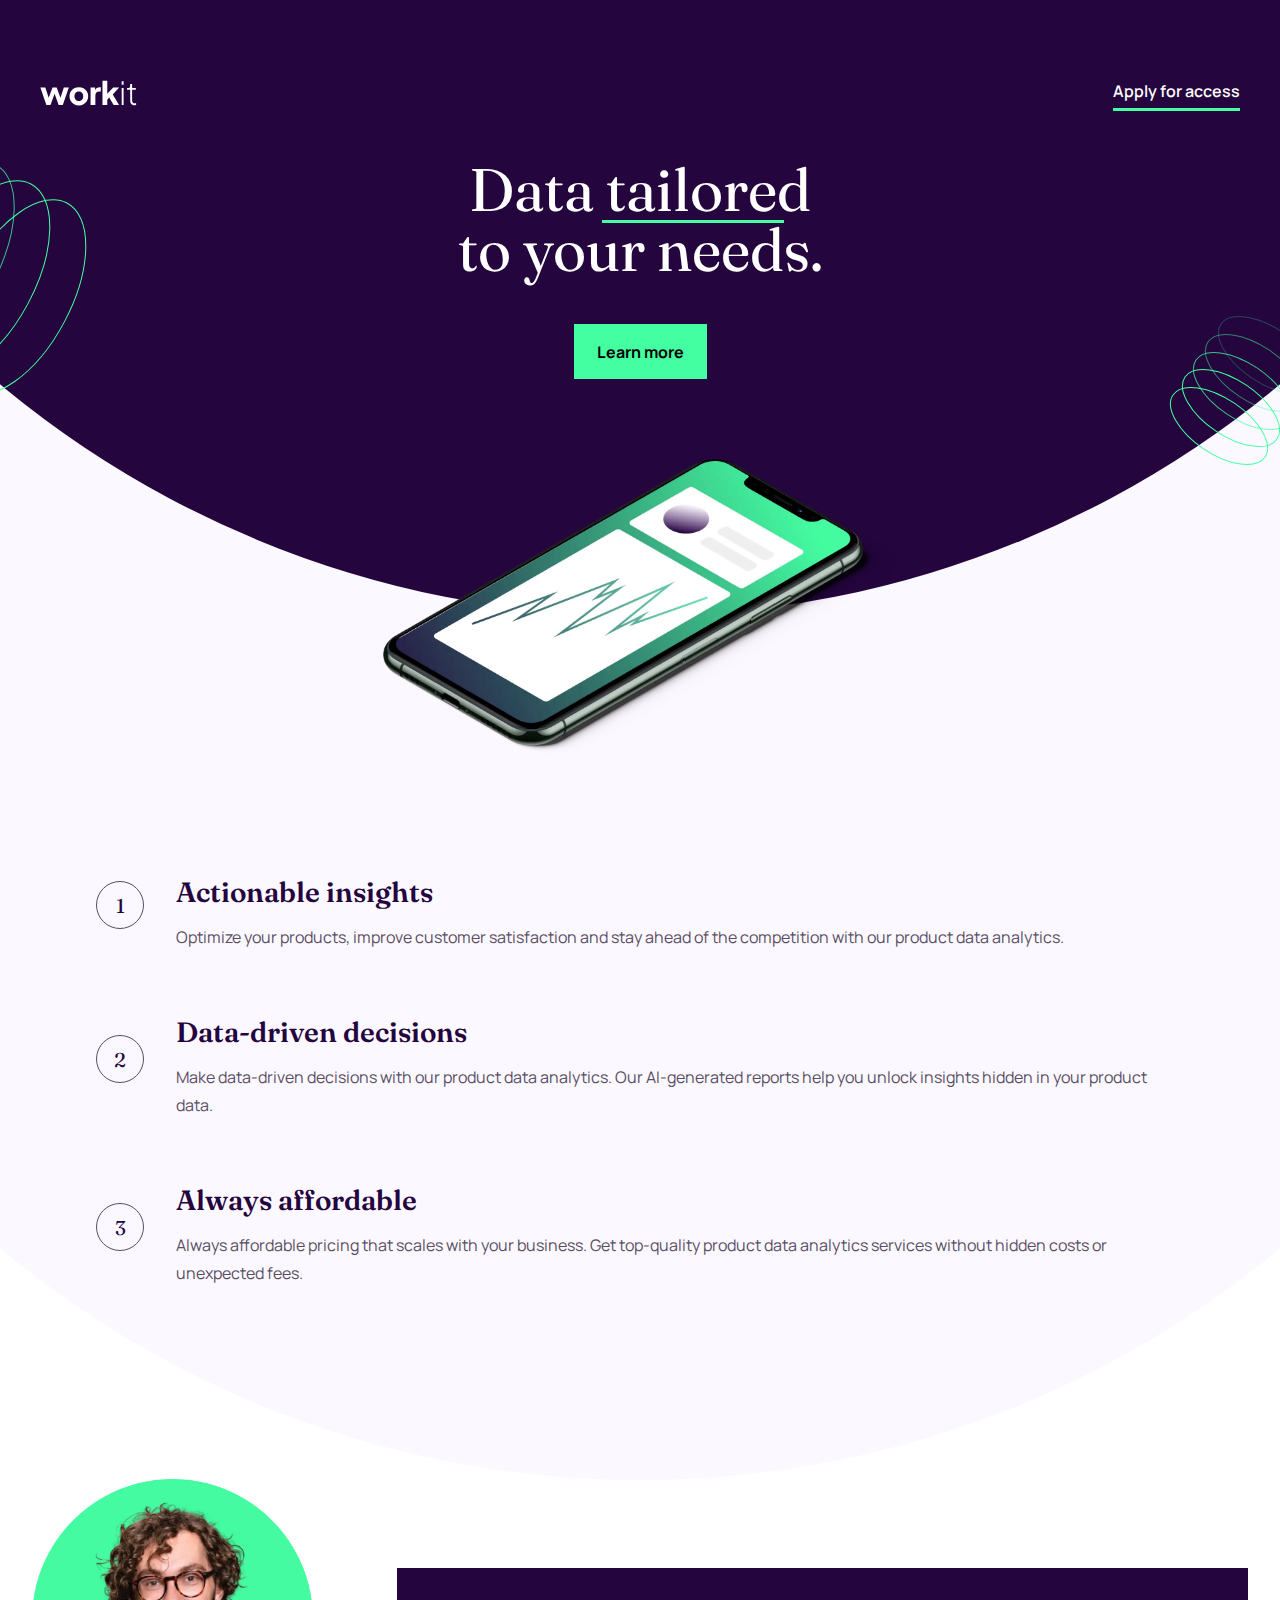
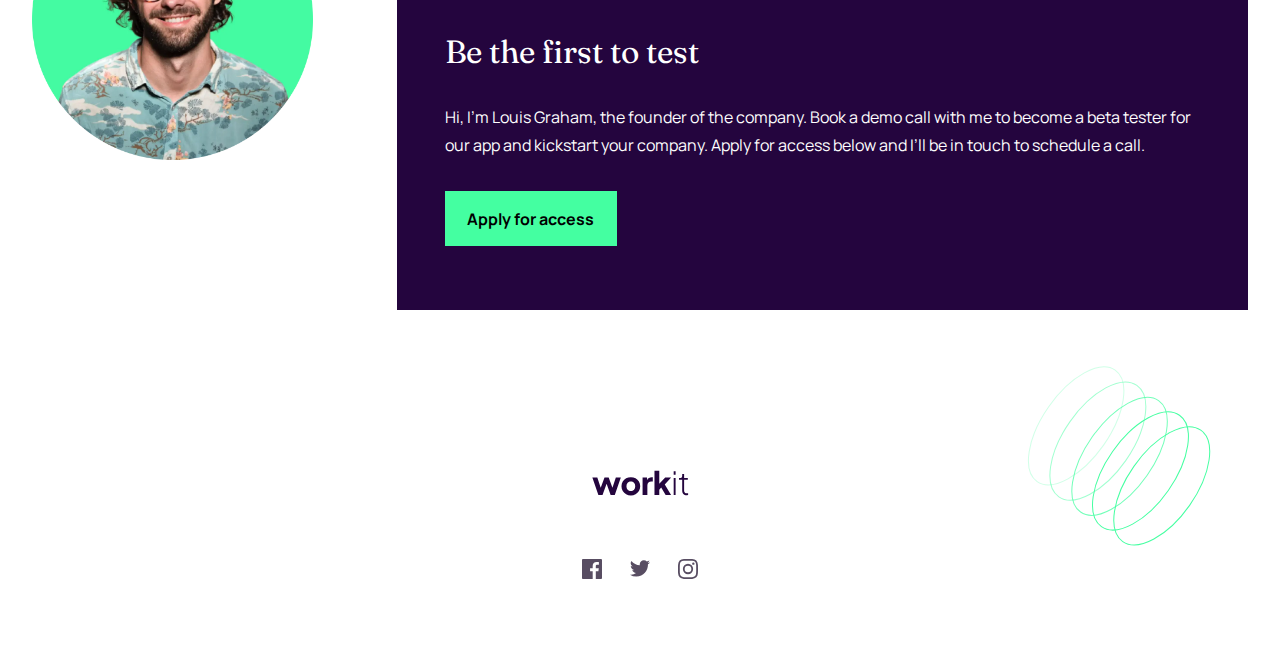
<file: index.html>
<!DOCTYPE html>
<html lang="en">

<head>
  <meta charset="UTF-8">
  <meta name="viewport" content="width=device-width, initial-scale=1.0">

  <link rel="icon" type="image/png" sizes="32x32" href="./assets/images/favicon-32x32.png">
  <link rel="stylesheet" href="./css/style.css">
  <title>Workit landing page</title>
</head>

<body>

  <div class="container">

    <div class="circle">
    </div>

    <div class="circle2">
    </div>

    <div class="spiral-1">
      <svg xmlns="http://www.w3.org/2000/svg" width="341" height="317" viewBox="0 0 341 317">
        <g fill="none" fill-rule="evenodd" stroke="#44FFA1" transform="rotate(-152 159.204 128.626)">
          <ellipse cx="54" cy="107.125" rx="53.5" ry="106.5" />
          <ellipse cx="94.706" cy="107" rx="53.5" ry="106.5" />
          <ellipse cx="134.529" cy="107.344" opacity=".75" rx="52.5" ry="106.5" />
          <ellipse cx="175.705" cy="108.102" opacity=".5" rx="53.5" ry="106.5" />
          <ellipse cx="217.294" cy="107.508" opacity=".25" rx="52.5" ry="106.5" />
        </g>
      </svg>
    </div>

    <div class="spiral-2">
      <svg xmlns="http://www.w3.org/2000/svg" width="174" height="181" viewBox="0 0 174 181">
        <g fill="none" fill-rule="evenodd" stroke="#44FFA1" transform="rotate(-56 110.742 58.398)">
          <ellipse cx="28" cy="56.621" rx="27.5" ry="55.5" />
          <ellipse cx="49.633" cy="56.504" rx="27.5" ry="55.5" />
          <ellipse cx="69.878" cy="56.117" opacity=".75" rx="27.5" ry="55.5" />
          <ellipse cx="91.511" cy="56" opacity=".5" rx="27.5" ry="55.5" />
          <ellipse cx="113.703" cy="56.712" opacity=".25" rx="27.5" ry="55.5" />
        </g>
      </svg>
    </div>

    <div class="spiral-3">
      <svg xmlns="http://www.w3.org/2000/svg" width="221" height="212" viewBox="0 0 221 212">
        <g fill="none" fill-rule="evenodd" stroke="#44FFA1" transform="rotate(-145 104.244 83.528)">
          <ellipse cx="34.5" cy="68.5" rx="34" ry="68" />
          <ellipse cx="60.5" cy="68.5" rx="34" ry="68" />
          <ellipse cx="86" cy="68.5" opacity=".75" rx="33.5" ry="68" />
          <ellipse cx="112.5" cy="68.5" opacity=".5" rx="34" ry="68" />
          <ellipse cx="139" cy="68.5" opacity=".25" rx="33.5" ry="68" />
        </g>
      </svg>
    </div>

    <div class="line">
    </div>

    <div class="top">
      <section class="bg">
      </section>

      <section class="header">

        <section class="logo">
          <svg xmlns="http://www.w3.org/2000/svg" width="97" height="26" viewBox="0 0 97 26">
            <path fill="#FFF" d="m10.528 25 4.064-11.2L18.624 25h4.16l6.048-17.472H23.84l-3.392 10.144-3.776-10.144h-4.16L8.704 17.672 5.312 7.528H.352L6.368 25h4.16Zm28.324.384c1.728 0 3.296-.395 4.704-1.184a9.132 9.132 0 0 0 3.376-3.248c.842-1.376 1.264-2.939 1.264-4.688 0-1.77-.422-3.339-1.264-4.704a9.173 9.173 0 0 0-3.376-3.232c-1.408-.79-2.976-1.184-4.704-1.184-1.728 0-3.302.395-4.72 1.184a9.138 9.138 0 0 0-3.392 3.232c-.843 1.365-1.264 2.933-1.264 4.704 0 1.75.42 3.312 1.264 4.688a9.097 9.097 0 0 0 3.392 3.248c1.418.79 2.992 1.184 4.72 1.184Zm0-4.32c-1.302 0-2.363-.448-3.184-1.344-.822-.896-1.232-2.048-1.232-3.456 0-1.387.41-2.533 1.232-3.44.82-.907 1.882-1.36 3.184-1.36 1.3 0 2.357.453 3.168 1.36.81.907 1.216 2.053 1.216 3.44 0 1.408-.406 2.56-1.216 3.456-.811.896-1.867 1.344-3.168 1.344ZM55.367 25v-9.408c0-1.301.363-2.31 1.088-3.024.725-.715 1.675-1.072 2.848-1.072h1.504v-4.16h-1.024c-1.067 0-2.01.197-2.832.592-.821.395-1.456 1.136-1.904 2.224V7.528h-4.48V25h4.8Zm11.908 0v-5.344l1.92-2.112L73.643 25h5.44l-6.304-10.432 6.336-7.04h-5.92l-5.92 6.304V.776h-4.8V25h4.8ZM83.598 4.68V1.16h-1.92v3.52h1.92Zm0 20.32V8.008h-1.92V25h1.92Zm11.012.192c.17 0 .405-.01.704-.032.298-.021.565-.064.8-.128v-1.76a11.29 11.29 0 0 1-1.216.096c-.768 0-1.355-.139-1.76-.416a2.012 2.012 0 0 1-.816-1.088 4.628 4.628 0 0 1-.208-1.376V9.832h3.712V8.008h-3.712V4.04h-1.92v1.824c0 .661-.176 1.184-.528 1.568-.352.384-.838.576-1.456.576h-1.216v1.824h3.2v10.656c0 1.536.378 2.704 1.136 3.504.757.8 1.85 1.2 3.28 1.2Z" />
          </svg>
        </section>

        <section class="apply">
          <p>Apply for access</p>
        </section>

      </section>

      <section class="slogan">

        <h1>
          Data tailored <br>to your needs.
        </h1>

        <button>
          Learn more
        </button>

      </section>

      <section class="mobile-illustration">
      </section>

    </div>

    <section class="list">

      <section class="bullet">

        <section class="pointer">
          <p>1</p>
        </section>

        <section class="content">
          <h2>Actionable insights</h2>

          <p>Optimize your products, improve customer satisfaction and stay ahead of the competition
            with our product data analytics.</p>

        </section>
      </section>

      <section class="bullet">

        <section class="pointer">
          <p>2</p>
        </section>

        <section class="content">
          <h2> Data-driven decisions</h2>

          <p>Make data-driven decisions with our product data analytics. Our AI-generated reports help
            you unlock insights hidden in your product data.</p>

        </section>
      </section>

      <section class="bullet">

        <section class="pointer">
          <p>3</p>
        </section>

        <section class="content">
          <h2>Always affordable</h2>

          <p>Always affordable pricing that scales with your business. Get top-quality product data
            analytics services without hidden costs or unexpected fees.</p>

        </section>
      </section>

    </section>

    <section class="about">

      <section class="avatar">
      </section>

      <section class="about-container">
        <h2>Be the first to test</h2>

        <p>Hi, I'm Louis Graham, the founder of the company. Book a demo call with me to become a
          beta tester for our app and kickstart your company. Apply for access below and I’ll be
          in touch to schedule a call.</p>

        <button>Apply for access</button>
      </section>


    </section>

    <div class="footer">
      <section class="company-logo">
        <svg xmlns="http://www.w3.org/2000/svg" width="97" height="26" viewBox="0 0 97 26">
          <path fill="#24053E" d="m10.528 25 4.064-11.2L18.624 25h4.16l6.048-17.472H23.84l-3.392 10.144-3.776-10.144h-4.16L8.704 17.672 5.312 7.528H.352L6.368 25h4.16Zm28.324.384c1.728 0 3.296-.395 4.704-1.184a9.132 9.132 0 0 0 3.376-3.248c.842-1.376 1.264-2.939 1.264-4.688 0-1.77-.422-3.339-1.264-4.704a9.173 9.173 0 0 0-3.376-3.232c-1.408-.79-2.976-1.184-4.704-1.184-1.728 0-3.302.395-4.72 1.184a9.138 9.138 0 0 0-3.392 3.232c-.843 1.365-1.264 2.933-1.264 4.704 0 1.75.42 3.312 1.264 4.688a9.097 9.097 0 0 0 3.392 3.248c1.418.79 2.992 1.184 4.72 1.184Zm0-4.32c-1.302 0-2.363-.448-3.184-1.344-.822-.896-1.232-2.048-1.232-3.456 0-1.387.41-2.533 1.232-3.44.82-.907 1.882-1.36 3.184-1.36 1.3 0 2.357.453 3.168 1.36.81.907 1.216 2.053 1.216 3.44 0 1.408-.406 2.56-1.216 3.456-.811.896-1.867 1.344-3.168 1.344ZM55.367 25v-9.408c0-1.301.363-2.31 1.088-3.024.725-.715 1.675-1.072 2.848-1.072h1.504v-4.16h-1.024c-1.067 0-2.01.197-2.832.592-.821.395-1.456 1.136-1.904 2.224V7.528h-4.48V25h4.8Zm11.908 0v-5.344l1.92-2.112L73.643 25h5.44l-6.304-10.432 6.336-7.04h-5.92l-5.92 6.304V.776h-4.8V25h4.8ZM83.598 4.68V1.16h-1.92v3.52h1.92Zm0 20.32V8.008h-1.92V25h1.92Zm11.012.192c.17 0 .405-.01.704-.032.298-.021.565-.064.8-.128v-1.76a11.29 11.29 0 0 1-1.216.096c-.768 0-1.355-.139-1.76-.416a2.012 2.012 0 0 1-.816-1.088 4.628 4.628 0 0 1-.208-1.376V9.832h3.712V8.008h-3.712V4.04h-1.92v1.824c0 .661-.176 1.184-.528 1.568-.352.384-.838.576-1.456.576h-1.216v1.824h3.2v10.656c0 1.536.378 2.704 1.136 3.504.757.8 1.85 1.2 3.28 1.2Z" />
        </svg>

      </section>

      <section class="socials">
        <div class="facebook logo">
          <svg xmlns="http://www.w3.org/2000/svg" width="20" height="20" viewBox="0 0 20 20">
            <path fill="#584D62" d="M18.896 0H1.104C.494 0 0 .494 0 1.104v17.793C0 19.506.494 20 1.104 20h9.58v-7.745H8.076V9.237h2.606V7.01c0-2.583 1.578-3.99 3.883-3.99 1.104 0 2.052.082 2.329.119v2.7h-1.598c-1.254 0-1.496.597-1.496 1.47v1.928h2.989l-.39 3.018h-2.6V20h5.098c.608 0 1.102-.494 1.102-1.104V1.104C20 .494 19.506 0 18.896 0Z" />
          </svg>
        </div>
        <div class="twitter logo">
          <svg xmlns="http://www.w3.org/2000/svg" width="20" height="17" viewBox="0 0 20 17">
            <path fill="#584D62" d="M20 2.172a8.192 8.192 0 0 1-2.357.646 4.11 4.11 0 0 0 1.805-2.27 8.22 8.22 0 0 1-2.606.996A4.096 4.096 0 0 0 13.847.248c-2.65 0-4.596 2.472-3.998 5.037A11.648 11.648 0 0 1 1.392 1a4.109 4.109 0 0 0 1.27 5.478 4.086 4.086 0 0 1-1.858-.513c-.045 1.9 1.318 3.679 3.291 4.075a4.113 4.113 0 0 1-1.853.07 4.106 4.106 0 0 0 3.833 2.849A8.25 8.25 0 0 1 0 14.658a11.616 11.616 0 0 0 6.29 1.843c7.618 0 11.923-6.434 11.663-12.205A8.354 8.354 0 0 0 20 2.172Z" />
          </svg>
        </div>
        <div class="instagram logo">
          <svg xmlns="http://www.w3.org/2000/svg" width="20" height="20" viewBox="0 0 20 20">
            <path fill="#584D62" d="M10 1.802c2.67 0 2.987.01 4.042.059 2.71.123 3.975 1.409 4.099 4.099.048 1.054.057 1.37.057 4.04 0 2.672-.01 2.988-.057 4.042-.124 2.687-1.387 3.975-4.1 4.099-1.054.048-1.37.058-4.041.058-2.67 0-2.987-.01-4.04-.058-2.717-.124-3.977-1.416-4.1-4.1-.048-1.054-.058-1.37-.058-4.041 0-2.67.01-2.986.058-4.04.124-2.69 1.387-3.977 4.1-4.1 1.054-.048 1.37-.058 4.04-.058ZM10 0C7.284 0 6.944.012 5.877.06 2.246.227.227 2.242.061 5.877.01 6.944 0 7.284 0 10s.012 3.057.06 4.123c.167 3.632 2.182 5.65 5.817 5.817 1.067.048 1.407.06 4.123.06s3.057-.012 4.123-.06c3.629-.167 5.652-2.182 5.816-5.817.05-1.066.061-1.407.061-4.123s-.012-3.056-.06-4.122C19.777 2.249 17.76.228 14.124.06 13.057.01 12.716 0 10 0Zm0 4.865a5.135 5.135 0 1 0 0 10.27 5.135 5.135 0 0 0 0-10.27Zm0 8.468a3.333 3.333 0 1 1 0-6.666 3.333 3.333 0 0 1 0 6.666Zm5.338-9.87a1.2 1.2 0 1 0 0 2.4 1.2 1.2 0 0 0 0-2.4Z" />
          </svg>
        </div>
      </section>
    </div>

  </div>

</body>

</html>
</file>
<file: css/style.css>
@import url("https://fonts.googleapis.com/css2?family=Fraunces:opsz,wght@400,500,600&display=swap");
@import url("https://fonts.googleapis.com/css2?family=Manrope:wght@400;600&display=swap");
* {
  margin: 0;
  padding: 0;
  box-sizing: border-box;
  font-size: 16px;
  font-family: "Manrope", sans-serif;
}

.container {
  display: flex;
  flex-direction: column;
  align-items: center;
}
.container .circle {
  width: 2000px;
  height: 2000px;
  background-color: #24053e;
  border-radius: 50%;
  position: absolute;
  top: -32em;
  left: 50%;
  z-index: -1;
  margin-top: -1000px;
  margin-left: -1000px;
}
.container .circle2 {
  width: 2000px;
  height: 2000px;
  background-color: #fcf8ff;
  border-radius: 50%;
  position: absolute;
  top: 28em;
  left: 50%;
  z-index: -2;
  margin-top: -1000px;
  margin-left: -1000px;
}
.container .spiral-1 {
  display: none;
}
.container .spiral-2 {
  display: none;
}
.container .spiral-3 {
  display: none;
}
.container .line {
  width: 152px;
  height: 3px;
  position: absolute;
  background-color: #44ffa1;
  top: 10em;
  left: 35%;
}
.container .top {
  padding: 1em;
  margin-bottom: 3.5em;
  width: 100%;
}
.container .top .header {
  display: flex;
  justify-content: space-between;
  margin-top: 1em;
  margin-bottom: 3em;
  width: 100%;
}
.container .top .header .apply {
  border-bottom: 3px solid #44ffa1;
}
.container .top .header .apply p {
  font-family: "Manrope", sans-serif;
  font-size: 1em;
  font-weight: 600;
  color: white;
  transition: 0.25s ease-in-out;
}
.container .top .header .apply p:hover {
  color: #44ffa1;
  cursor: pointer;
}
.container .top .slogan {
  display: flex;
  flex-direction: column;
  align-items: center;
}
.container .top .slogan h1 {
  font-size: 50px;
  line-height: 40px;
  font-family: "Fraunces", serif;
  font-weight: 400;
  text-align: center;
  color: white;
  margin-bottom: 0.75em;
}
.container .top .slogan button {
  background-color: #44ffa1;
  border: 1px solid #44ffa1;
  width: 133px;
  height: 55px;
  font-weight: bold;
  transition: 0.25s ease-in-out;
}
.container .top .slogan button:hover {
  background-color: rgba(0, 0, 0, 0);
  color: #44ffa1;
  cursor: pointer;
}
.container .top .mobile-illustration {
  background-image: url(../assets/images/image-hero.webp);
  background-position: center;
  background-repeat: no-repeat;
  background-size: contain;
  width: 100%;
  height: 184px;
  margin-top: 5em;
}
.container .list {
  padding: 0 1em;
  margin-bottom: 6em;
}
.container .list .bullet {
  display: flex;
  flex-direction: column;
  align-items: center;
  margin-bottom: 3em;
}
.container .list .bullet .pointer {
  width: 3em;
  height: 3em;
  display: flex;
  justify-content: center;
  align-items: center;
  border: 1px solid #584d62;
  border-radius: 100%;
  margin-bottom: 1em;
}
.container .list .bullet .pointer p {
  font-family: "Fraunces", serif;
  font-size: 20px;
  color: #24053e;
}
.container .list .bullet .content h2 {
  font-family: "Fraunces", serif;
  font-size: 28px;
  color: #24053e;
  font-weight: 600;
  text-align: center;
  margin-bottom: 0.5em;
}
.container .list .bullet .content p {
  color: #584d62;
  line-height: 28px;
  text-align: center;
}
.container .about {
  display: flex;
  flex-direction: column;
  align-items: center;
}
.container .about .avatar {
  width: 281px;
  height: 281px;
  background-image: url(../assets/images/image-founder.webp);
  background-size: cover;
  position: relative;
  top: 2em;
  z-index: -1;
}
.container .about .about-container {
  background-color: #24053e;
  margin: 0 1em;
  padding: 2em;
  display: flex;
  flex-direction: column;
  align-items: center;
}
.container .about .about-container h2 {
  color: white;
  font-family: "Fraunces", serif;
  font-weight: 400;
  font-size: 2em;
  margin-bottom: 1em;
}
.container .about .about-container p {
  color: white;
  font-weight: 400;
  line-height: 28px;
  text-align: center;
  padding: 1 2.5em;
  margin-bottom: 2em;
}
.container .about .about-container button {
  border: 1px solid #44ffa1;
  background-color: #44ffa1;
  font-weight: bold;
  width: 172px;
  height: 55px;
  transition: 0.25s ease-in-out;
}
.container .about .about-container button:hover {
  background-color: rgba(0, 0, 0, 0);
  color: #44ffa1;
  cursor: pointer;
}
.container .footer {
  display: flex;
  flex-direction: column;
  align-items: center;
  padding: 6em;
}
.container .footer .company-logo {
  width: 95.76px;
  height: 24.61px;
  margin-bottom: 4em;
}
.container .footer .socials {
  display: flex;
  justify-content: center;
  align-items: center;
  width: 100%;
}
.container .footer .socials .twitter {
  padding: 0 28px;
}
.container .footer .socials .logo {
  transition: 0.1s ease-in-out;
}
.container .footer .socials .logo:hover path {
  fill: #24053e;
}

@media (min-width: 768px) {
  .container .circle {
    top: -24em;
  }
  .container .circle2 {
    top: 30em;
  }
  .container .spiral-1 {
    display: block;
    position: absolute;
    top: 100px;
    left: -225px;
  }
  .container .spiral-2 {
    display: block;
    position: absolute;
    top: 300px;
    right: -50px;
  }
  .container .spiral-3 {
    display: block;
    position: absolute;
    top: 1950px;
    right: 50px;
    z-index: 3;
  }
  .container .line {
    top: 13.75em;
    left: 47%;
    width: 182px;
  }
  .container .top {
    padding: 4em 2.5em;
  }
  .container .top .slogan h1 {
    font-size: 60px;
    line-height: 60px;
  }
  .container .top .mobile-illustration {
    height: 296px;
  }
  .container .list {
    padding: 0 6em;
  }
  .container .list .bullet {
    flex-direction: row;
    margin: 0;
    margin-bottom: 4em;
    width: 100%;
  }
  .container .list .bullet .pointer {
    margin-right: 2em;
  }
  .container .list .bullet .pointer p {
    width: 48px;
    text-align: center;
  }
  .container .list .bullet .content h2 {
    text-align: left;
  }
  .container .list .bullet .content p {
    text-align: left;
  }
  .container .about {
    padding: 0 2em;
  }
  .container .about .avatar {
    align-self: flex-start;
  }
  .container .about .about-container {
    position: relative;
    bottom: 10em;
    align-self: flex-end;
    width: 70%;
    z-index: 1;
    margin: 0;
    align-items: flex-start;
    padding: 4em 3em;
  }
  .container .about .about-container p {
    text-align: left;
  }
  .container .footer {
    padding: 0em;
    justify-content: flex-start;
    margin-bottom: 5em;
  }
}
@media (min-width: 1440px) {
  .container .circle {
    top: -72em;
    width: 4000px;
    height: 4000px;
    margin-top: -2000px;
    margin-left: -2000px;
  }
  .container .circle2 {
    width: 4000px;
    height: 4000px;
    margin-top: -2000px;
    margin-left: -2000px;
    top: -26em;
  }
  .container .spiral-1 {
    top: 10px;
    left: -160px;
  }
  .container .spiral-3 {
    top: 2150px;
    right: 250px;
  }
  .container .line {
    top: 14.75em;
    left: 47%;
    width: 243px;
  }
  .container .top {
    padding: 4em 12em;
  }
  .container .top .header .apply p {
    font-size: 18px;
  }
  .container .top .slogan h1 {
    font-size: 80px;
    line-height: 80px;
  }
  .container .top .slogan button {
    width: 161px;
    height: 61px;
    font-size: 18px;
  }
  .container .top .mobile-illustration {
    width: 100%;
    height: 441px;
    margin-top: 5em;
  }
  .container .list {
    display: flex;
    flex-direction: row;
    width: 100%;
    justify-content: space-between;
    align-items: flex-start;
    margin-bottom: 10em;
  }
  .container .list .bullet {
    flex-direction: column;
    padding: 0em 2em;
  }
  .container .list .bullet .pointer {
    width: 56px;
    height: 56px;
    margin-bottom: 3em;
  }
  .container .list .bullet .pointer p {
    font-size: 24px;
  }
  .container .list .bullet .content h2 {
    font-size: 32px;
    line-height: 40px;
    text-align: center;
  }
  .container .list .bullet .content p {
    text-align: center;
    font-size: 18px;
    line-height: 32px;
  }
  .container .about {
    padding: 0em 10em;
  }
  .container .about .avatar {
    width: 477px;
    height: 477px;
  }
  .container .about .about-container {
    bottom: 15em;
    padding: 4em 5em;
  }
  .container .about .about-container h2 {
    font-size: 56px;
    line-height: 64px;
  }
  .container .about .about-container p {
    font-size: 18px;
    line-height: 32px;
  }
  .container .about .about-container button {
    width: 190px;
    height: 61px;
    font-size: 18px;
  }
}

/*# sourceMappingURL=style.css.map */
</file>
